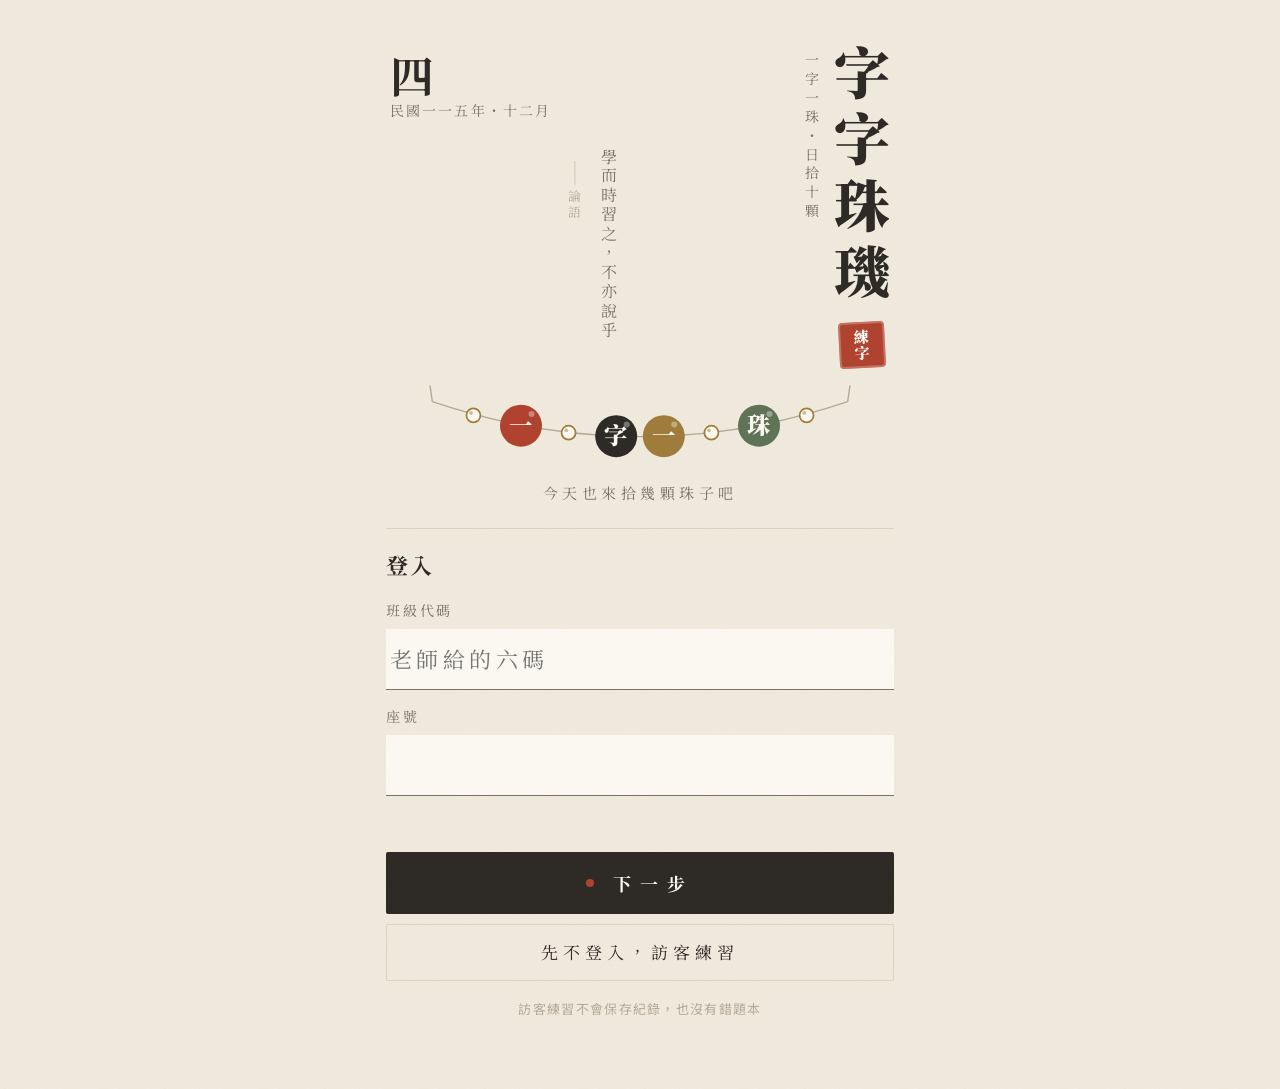
<file: index.html>
<!doctype html>
<html lang="zh-Hant-TW">
<head>
<meta charset="utf-8">
<meta name="viewport" content="width=device-width, initial-scale=1, viewport-fit=cover">
<title>字字珠璣｜字音字形練習</title>
<meta name="description" content="國、高中字音字形課後練習">
<link rel="preconnect" href="https://fonts.googleapis.com">
<link rel="preconnect" href="https://fonts.gstatic.com" crossorigin>
<link href="https://fonts.googleapis.com/css2?family=Noto+Serif+TC:wght@500;700;900&family=Noto+Sans+TC:wght@400;500;700&display=swap" rel="stylesheet">
<link rel="stylesheet" href="style.css">
</head>
<body>
<main id="app" aria-live="polite"></main>
<script src="questions.js"></script>
<script src="questions-classics.js"></script>
<script src="questions-idioms.js"></script>
<script src="questions-idiom-list.js"></script>
<script src="questions-idiom-typos.js"></script>
<script src="app.js"></script>
</body>
</html>
</file>
<file: style.css>
/* 字字珠璣｜文青書房風格：稿紙、朱印、留白 */
:root{
  --paper:#f2ece0; --sheet:#fbf8f1; --ink:#2e2a26; --ink-soft:#7a7065; --ink-faint:#b4a998;
  --rule:#ddd2bf; --grid:#d9a99a; --grid-faint:rgba(190,110,90,.28);
  --vermilion:#b0432f; --vermilion-wash:rgba(176,67,47,.09);
  --moss:#5f7356; --moss-wash:rgba(95,115,86,.12); --ochre:#a07c3c;
  --serif:"Noto Serif TC","Source Han Serif TC","Songti TC","PMingLiU",serif;
  --sans:"Noto Sans TC","PingFang TC","Microsoft JhengHei",sans-serif;
  --grain:url("data:image/svg+xml,%3Csvg xmlns='http://www.w3.org/2000/svg' width='160' height='160'%3E%3Cfilter id='n'%3E%3CfeTurbulence type='fractalNoise' baseFrequency='.85' numOctaves='3' stitchTiles='stitch'/%3E%3CfeColorMatrix values='0 0 0 0 .35 0 0 0 0 .28 0 0 0 0 .2 0 0 0 .07 0'/%3E%3C/filter%3E%3Crect width='100%25' height='100%25' filter='url(%23n)'/%3E%3C/svg%3E");
}
@media (prefers-color-scheme: dark){
  :root{
    --paper:#1c1b19; --sheet:#24221f; --ink:#ece4d6; --ink-soft:#b0a593; --ink-faint:#6f665a;
    --rule:#3a3631; --grid:#8a5446; --grid-faint:rgba(200,120,100,.22);
    --vermilion:#e07a62; --vermilion-wash:rgba(224,122,98,.12);
    --moss:#9db58f; --moss-wash:rgba(157,181,143,.14); --ochre:#d2ad6a;
  }
}
*{box-sizing:border-box}
html,body{margin:0}
body{background:var(--paper) var(--grain);color:var(--ink);font-family:var(--serif);font-size:17px;line-height:1.8;
  -webkit-text-size-adjust:100%;min-height:100vh;letter-spacing:.02em}
#app{max-width:540px;margin:0 auto;padding:20px 16px 56px}
button{font:inherit;color:inherit;cursor:pointer;-webkit-tap-highlight-color:transparent;letter-spacing:inherit}
button:focus-visible{outline:2px solid var(--ochre);outline-offset:3px}

/* ---------- 首頁 ---------- */
.hero{display:flex;justify-content:space-between;align-items:stretch;gap:20px;margin:24px 4px 8px;min-height:300px}
.hero-side{display:flex;flex-direction:column;justify-content:space-between;padding-top:6px}
.date{font-size:14px;color:var(--ink-soft);margin:0;letter-spacing:.15em}
.date b{display:block;font-size:44px;font-weight:700;color:var(--ink);letter-spacing:0;line-height:1.1;font-family:var(--serif)}
.verse{writing-mode:vertical-rl;font-size:16px;color:var(--ink-soft);line-height:2.1;margin:18px 0 0;letter-spacing:.2em;max-height:220px}
.verse cite{font-style:normal;font-size:13px;color:var(--ink-faint);margin-top:12px}
.vtitle{display:flex;gap:10px;align-items:flex-start}
.vtitle h1{writing-mode:vertical-rl;font-weight:900;font-size:56px;line-height:1;letter-spacing:.18em;margin:0;color:var(--ink)}
.vtitle .sub{writing-mode:vertical-rl;font-size:14px;color:var(--ink-soft);letter-spacing:.35em;margin-top:8px}
.seal{display:inline-grid;place-items:center;width:46px;height:46px;background:var(--vermilion);color:var(--sheet);font-weight:900;
  font-size:15px;line-height:1.05;border-radius:4px;transform:rotate(-3deg);margin-top:auto;writing-mode:vertical-rl;letter-spacing:.05em;
  box-shadow:inset 0 0 0 2px rgba(255,255,255,.25)}

.section{margin-top:22px;padding-top:14px;border-top:1px solid var(--rule)}
.section h2{font-size:13px;font-weight:500;color:var(--ink-soft);letter-spacing:.4em;margin:0 0 8px}
.tabs{display:flex;flex-wrap:wrap;gap:4px 18px}
.tab{background:none;border:0;padding:6px 2px;min-height:44px;color:var(--ink-soft);font-size:17px;position:relative}
.tab[aria-pressed="true"]{color:var(--ink);font-weight:700}
.tab[aria-pressed="true"]::after{content:"";position:absolute;left:0;right:0;bottom:6px;height:6px;background:var(--vermilion-wash);
  border-bottom:2px solid var(--vermilion)}
.primary{display:flex;align-items:center;justify-content:center;gap:10px;width:100%;margin-top:30px;background:var(--ink);color:var(--sheet);border:0;
  border-radius:2px;padding:15px;font-size:18px;font-weight:700;letter-spacing:.5em;min-height:54px;text-indent:.5em}
.primary:disabled{opacity:.4}
.primary .dot{width:8px;height:8px;border-radius:50%;background:var(--vermilion)}
.ghost{display:block;width:100%;margin-top:10px;background:transparent;border:1px solid var(--rule);border-radius:2px;padding:12px;min-height:48px;letter-spacing:.3em}
.hint{font-size:13px;color:var(--ink-faint);text-align:center;margin-top:16px;letter-spacing:.1em;font-family:var(--sans)}

/* ---------- 作答 ---------- */
.top{display:flex;align-items:center;gap:12px;margin-bottom:16px;font-family:var(--sans)}
.top .back{border:0;background:transparent;padding:6px 2px;color:var(--ink-soft);min-height:44px;font-size:15px}
.bar{flex:1;height:2px;background:var(--rule);position:relative}
.bar i{position:absolute;left:0;top:-1px;height:4px;background:var(--vermilion);transition:width .3s}
.count{font-size:14px;color:var(--ink-soft);min-width:52px;text-align:right;font-family:var(--serif)}
.card{background:var(--sheet);border:1px solid var(--rule);padding:26px 18px 22px;position:relative;
  box-shadow:0 1px 0 var(--rule),0 12px 24px -18px rgba(60,40,20,.35)}
.card::before{content:"";position:absolute;inset:6px;border:1px solid var(--rule);pointer-events:none}
.tag{display:block;text-align:center;font-size:13px;color:var(--ochre);letter-spacing:.4em;margin-bottom:6px}
.ask{font-size:17px;text-align:center;color:var(--ink);margin:0 0 18px}

/* 稿紙格 */
.grid-row{display:flex;justify-content:center;margin:4px 0 24px}
.cell{width:76px;height:76px;display:grid;place-items:center;font-size:48px;font-weight:700;line-height:1;position:relative;
  border:1.5px solid var(--grid);margin-left:-1.5px;background:
   linear-gradient(var(--grid-faint),var(--grid-faint)) center/100% 1px no-repeat,
   linear-gradient(var(--grid-faint),var(--grid-faint)) center/1px 100% no-repeat}
.cell:first-child{margin-left:0}
.grid-row[style*="--n:5"] .cell{width:60px;height:60px;font-size:38px}
.grid-row[style*="--n:6"] .cell,.grid-row[style*="--n:7"] .cell{width:48px;height:48px;font-size:30px}
.quote{text-align:center;color:var(--ink-soft);font-size:15px;margin:-10px 0 18px;letter-spacing:.15em}
.cell.hl{color:var(--vermilion)}
.cell.hl::after{content:"";position:absolute;bottom:-12px;left:50%;width:6px;height:6px;border-radius:50%;background:var(--vermilion);transform:translateX(-50%)}
.cell.empty{background-color:var(--vermilion-wash)}
.opts{display:grid;grid-template-columns:1fr 1fr;gap:10px}
.opts.wide{grid-template-columns:1fr}
.opt{background:var(--paper);border:1px solid var(--rule);border-radius:2px;padding:12px 8px;min-height:58px;font-size:20px;position:relative;
  transition:border-color .15s,background .15s,transform .1s}
.opt:active{transform:translateY(1px)}
.opt.serif{font-size:30px;font-weight:700}
.opt.zhuyin{font-family:var(--sans);font-size:24px;letter-spacing:.08em}
.opt.pair{font-size:21px;letter-spacing:.1em}
.opt.pair em{font-style:normal;color:var(--vermilion);font-weight:700}
.opt:not(:disabled):hover{border-color:var(--ink-soft)}
.opt.right{border-color:var(--moss);background:var(--moss-wash)}
.opt.wrong{border-color:var(--vermilion);background:var(--vermilion-wash);color:var(--ink-soft);text-decoration:line-through;text-decoration-color:var(--vermilion)}
.opt:disabled{cursor:default}

/* 錯別字：一行稿紙 */
.step{font-size:15px;color:var(--ink-soft);text-align:center;margin:0 0 14px;letter-spacing:.1em}
.sentence{display:flex;flex-wrap:wrap;justify-content:center;margin:0 0 18px;padding:0 2px}
.ch{width:38px;height:44px;border:0;border-bottom:1px solid var(--grid);border-right:1px dashed var(--grid-faint);background:transparent;
  font-size:24px;padding:0;display:grid;place-items:center}
.ch.punct{pointer-events:none;color:var(--ink-faint)}
.ch.picked{background:var(--vermilion-wash);color:var(--vermilion)}
.ch.truth{color:var(--moss);background:var(--moss-wash);box-shadow:inset 0 -3px 0 var(--moss)}
.allright{display:block;margin:0 auto 4px;border:0;border-bottom:1px solid var(--ink-soft);background:transparent;padding:6px 2px;min-height:44px;color:var(--ink-soft);letter-spacing:.2em}

/* ---------- 回饋：便箋＋朱印 ---------- */
.feedback{margin-top:18px;padding:18px 18px 16px 22px;background:var(--sheet);border-left:3px solid var(--rule);position:relative;animation:rise .25s ease;
  background-image:repeating-linear-gradient(transparent 0 31px,var(--rule) 31px 32px);background-position:0 12px}
.feedback.ok{border-left-color:var(--moss)}
.feedback.no{border-left-color:var(--vermilion)}
.stamp{position:absolute;right:14px;top:-14px;width:54px;height:54px;display:grid;place-items:center;border:3px double var(--vermilion);color:var(--vermilion);
  font-size:26px;font-weight:900;border-radius:4px;transform:rotate(-8deg);background:var(--sheet);animation:stamp .35s cubic-bezier(.3,1.6,.5,1)}
.ok .stamp{border-color:var(--moss);color:var(--moss)}
.verdict{font-size:15px;color:var(--ink-soft);letter-spacing:.3em;margin:0}
.answer{font-size:22px;font-weight:700;margin:2px 64px 4px 0;line-height:1.6}
.note{margin:4px 0 0;line-height:2}
.story{margin-top:12px;padding:8px 0 4px 14px;border-left:2px solid var(--vermilion);color:var(--ink)}
.story summary{cursor:pointer;color:var(--vermilion);font-size:14px;letter-spacing:.3em;list-style:none;min-height:28px}
.story summary::-webkit-details-marker{display:none}
.story summary::before{content:"眉批　"}
.story p{margin:4px 0 0;font-size:16px;line-height:1.9}

/* ---------- 結算 ---------- */
.score{display:flex;justify-content:center;align-items:flex-end;gap:18px;margin:30px 0 8px}
.score .num{font-size:88px;font-weight:900;line-height:.9;color:var(--ink)}
.score .num small{font-size:28px;color:var(--ink-faint);font-weight:500}
.score .seal{width:58px;height:58px;font-size:18px;margin:0 0 6px}
.msg{text-align:center;color:var(--ink-soft);margin:14px 0 0;letter-spacing:.15em}
.review{list-style:none;padding:0;margin:0}
.review li{padding:12px 0;border-top:1px dashed var(--rule)}
.review li:first-child{border-top:0}
.review .q{font-size:19px;font-weight:700}
.review .a{font-size:15px;color:var(--ink-soft)}

@keyframes rise{from{opacity:0;transform:translateY(6px)}to{opacity:1;transform:none}}
@keyframes stamp{from{opacity:0;transform:scale(1.8) rotate(-8deg)}to{opacity:1;transform:scale(1) rotate(-8deg)}}
@media (prefers-reduced-motion: reduce){*{animation:none!important;transition:none!important}}
@media (max-width:380px){.cell{width:62px;height:62px;font-size:38px}.ch{width:32px;font-size:21px}.vtitle h1{font-size:48px}}

/* ---------- 第二階段：登入、錯題本 ---------- */
.userbar{display:flex;justify-content:space-between;align-items:center;font-family:var(--sans);font-size:14px;color:var(--ink-soft);
  border-bottom:1px solid var(--rule);padding-bottom:6px}
.userbar button{border:0;background:none;color:var(--ink-soft);padding:8px 2px;min-height:40px;font-size:14px;text-decoration:underline;text-underline-offset:4px}
.form label{display:block;font-size:14px;color:var(--ink-soft);letter-spacing:.2em;margin:14px 0 0}
.form input{display:block;width:100%;margin-top:6px;font:inherit;font-size:22px;letter-spacing:.2em;color:var(--ink);background:var(--sheet);
  border:0;border-bottom:1.5px solid var(--ink-soft);border-radius:0;padding:10px 4px;min-height:52px;-webkit-appearance:none;appearance:none}
.form input:focus{outline:none;border-bottom-color:var(--vermilion);background:var(--vermilion-wash)}
.form .primary{margin-top:22px}
.err{min-height:1.6em;color:var(--vermilion);font-size:15px;margin:10px 0 0}
.who{font-size:14px;color:var(--ochre);letter-spacing:.3em;margin:0}
.form h2{font-size:22px;color:var(--ink);letter-spacing:.1em;font-weight:700;margin:2px 0 4px}
.book{display:flex;justify-content:space-between;align-items:center;width:100%;margin-top:18px;padding:16px 18px;background:var(--sheet);
  border:1px solid var(--rule);border-left:4px solid var(--vermilion);text-align:left;min-height:64px}
.book b{font-size:19px;letter-spacing:.3em}
.book small{display:block;font-size:13px;color:var(--ink-soft);letter-spacing:.1em}
.book .due{font-size:14px;color:var(--vermilion);letter-spacing:.1em}
.book .due b{font-size:22px;letter-spacing:0}
.page-title{font-weight:900;font-size:34px;letter-spacing:.3em;margin:8px 0 0}

/* ---------- 成語應用 ---------- */
.stem{font-size:22px;line-height:2;text-align:center;margin:0 0 20px;letter-spacing:.06em}
.stem .gap{display:inline-block;border-bottom:2px solid var(--vermilion);background:var(--vermilion-wash);margin:0 4px}
.opt.idiom4{font-size:22px;font-weight:700;letter-spacing:.15em}
.opt.sent{font-size:17px;text-align:left;line-height:1.7;padding:12px 16px;letter-spacing:.04em}
.ask .key{color:var(--vermilion);border-bottom:2px solid var(--vermilion);padding:0 2px}

/* ---------- 登入插圖：珠串 ---------- */
.beads-wrap{margin:6px 0 0;text-align:center}
.beads{width:100%;max-width:420px;height:auto;display:block;margin:0 auto;overflow:visible}
.beads text{font-family:var(--serif)}
.beads .bead{animation:bob 2.6s ease-in-out infinite;transform-box:fill-box;transform-origin:center}
@keyframes bob{0%,100%{transform:translateY(0)}50%{transform:translateY(-6px)}}
.greet{font-size:15px;color:var(--ink-soft);letter-spacing:.3em;margin:2px 0 0}
</file>
